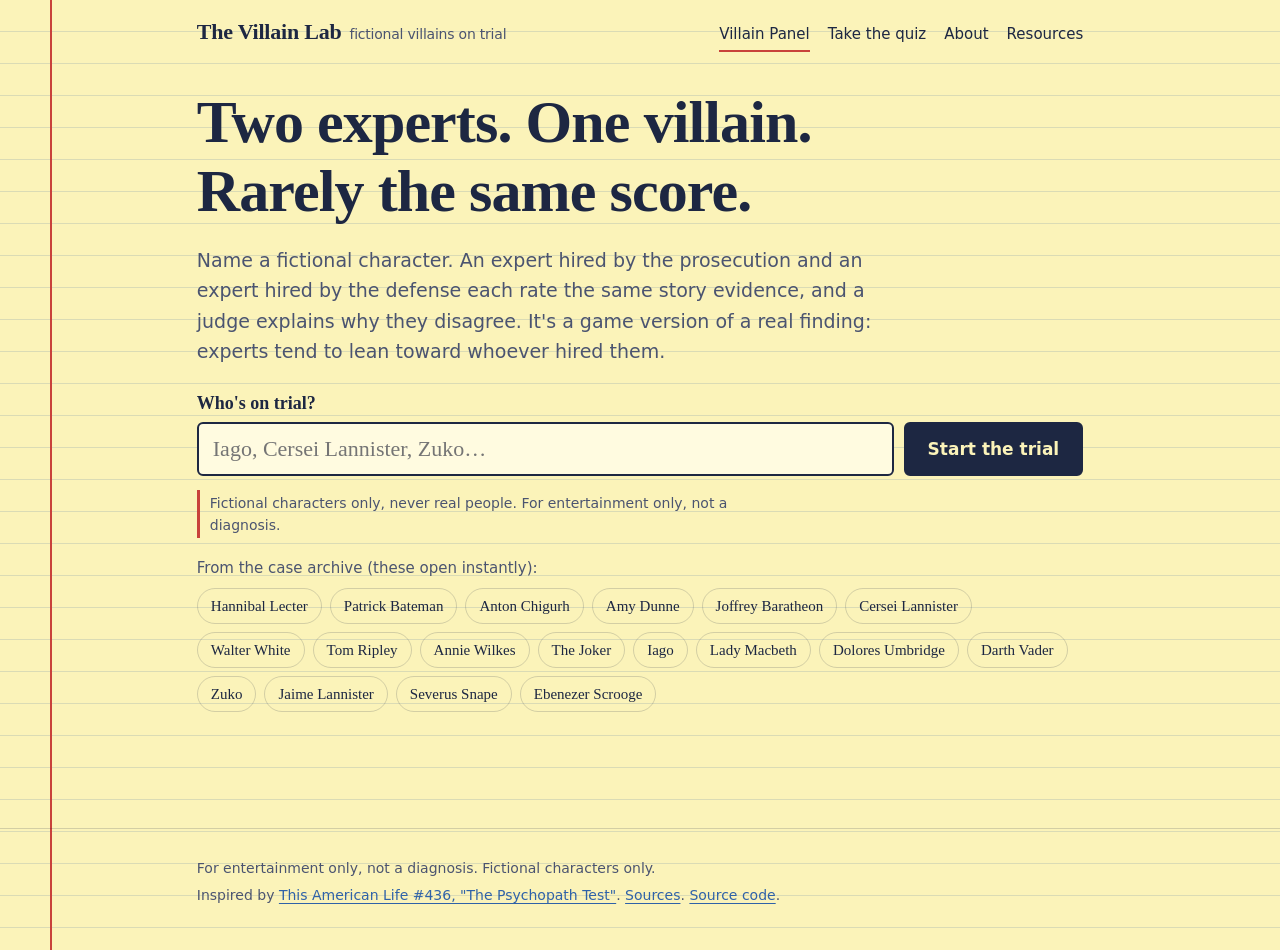
<file: site/index.html>
<!doctype html>
<html lang="en">
<head>
<meta charset="utf-8">
<meta name="viewport" content="width=device-width, initial-scale=1">
<title>The Villain Lab: put a fictional villain on trial</title>
<meta name="description" content="A panel of AI agents argues whether famous fictional villains fit the psychopath profile. Inspired by This American Life #436. For entertainment only.">
<link rel="stylesheet" href="css/style.css">
</head>
<body>
<header class="site-head">
  <div class="wrap">
    <a class="brand" href="index.html">The Villain Lab<small>fictional villains on trial</small></a>
    <nav class="nav" aria-label="Main">
      <a href="index.html" aria-current="page">Villain Panel</a>
      <a href="quiz.html">Take the quiz</a>
      <a href="about.html">About</a>
      <a href="resources.html">Resources</a>
    </nav>
  </div>
</header>

<main class="wrap">
  <h1>Two experts. One villain. Rarely the same score.</h1>
  <p class="lede">Name a fictional character. An expert hired by the prosecution and an expert hired by the defense each rate the same story evidence, and a judge explains why they disagree. It's a game version of a real finding: experts tend to lean toward whoever hired them.</p>

  <form class="trial" id="trial-form" autocomplete="off">
    <label for="character">Who's on trial?</label>
    <div class="trial-row">
      <input type="text" id="character" name="character" list="starter-names" maxlength="60" placeholder="Iago, Cersei Lannister, Zuko…" aria-describedby="trial-help">
      <button class="btn" type="submit" id="trial-btn">Start the trial</button>
    </div>
    <datalist id="starter-names"></datalist>
    <div class="trial-row pw-row" id="pw-row">
      <label class="sr-only" for="password">Class password</label>
      <input type="password" id="password" placeholder="Class password for live panels">
    </div>
    <p class="label-ent" id="trial-help">Fictional characters only, never real people. For entertainment only, not a diagnosis.</p>
  </form>

  <div class="docket">
    <p>From the case archive (these open instantly):</p>
    <ul id="starter-list"></ul>
  </div>

  <p class="status" id="status" role="status" aria-live="polite"></p>
  <article class="case" id="case" hidden></article>
</main>

<footer class="site-foot">
  <div class="wrap">
    <p>For entertainment only, not a diagnosis. Fictional characters only.</p>
    <p>Inspired by <a href="https://www.thisamericanlife.org/436/the-psychopath-test">This American Life #436, "The Psychopath Test"</a>. <a href="resources.html">Sources</a>. <a href="https://github.com/jpc813/VillainLab">Source code</a>.</p>
  </div>
</footer>
<script type="module" src="js/panel.js"></script>
</body>
</html>
</file>
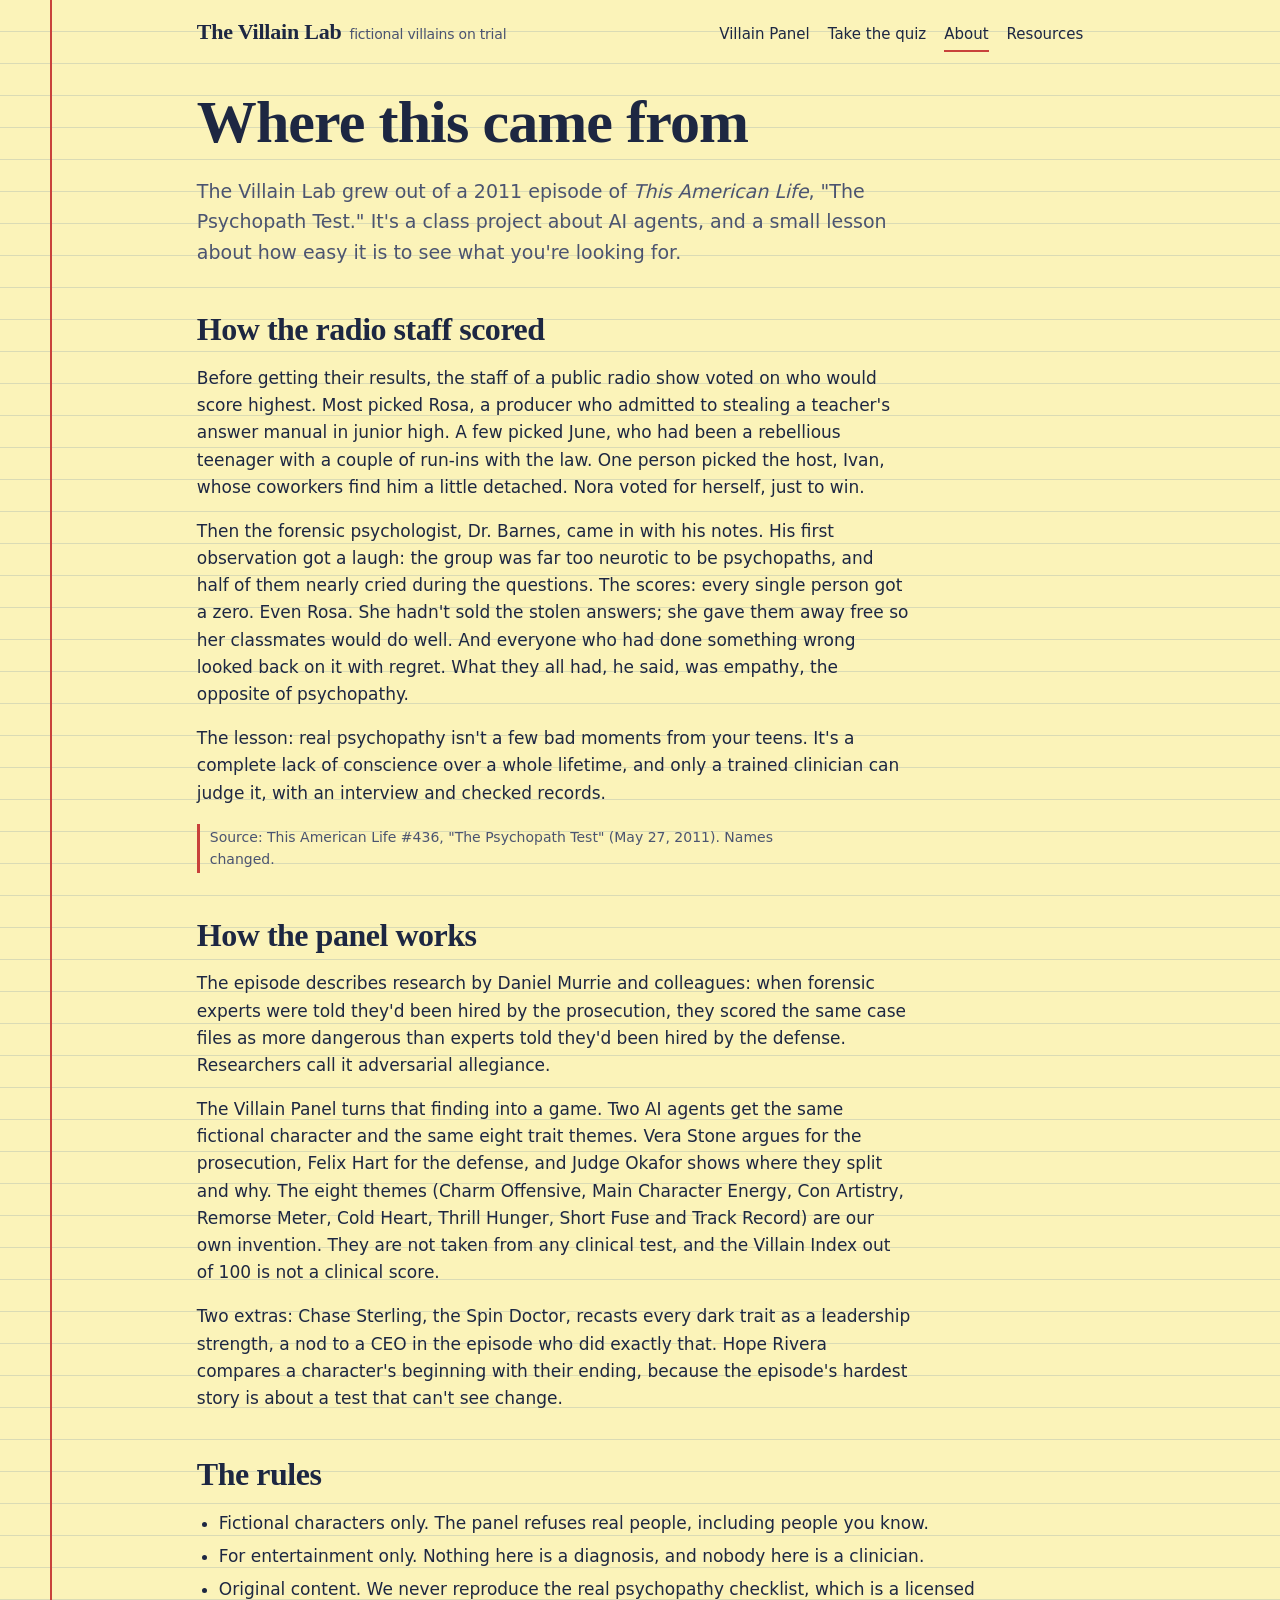
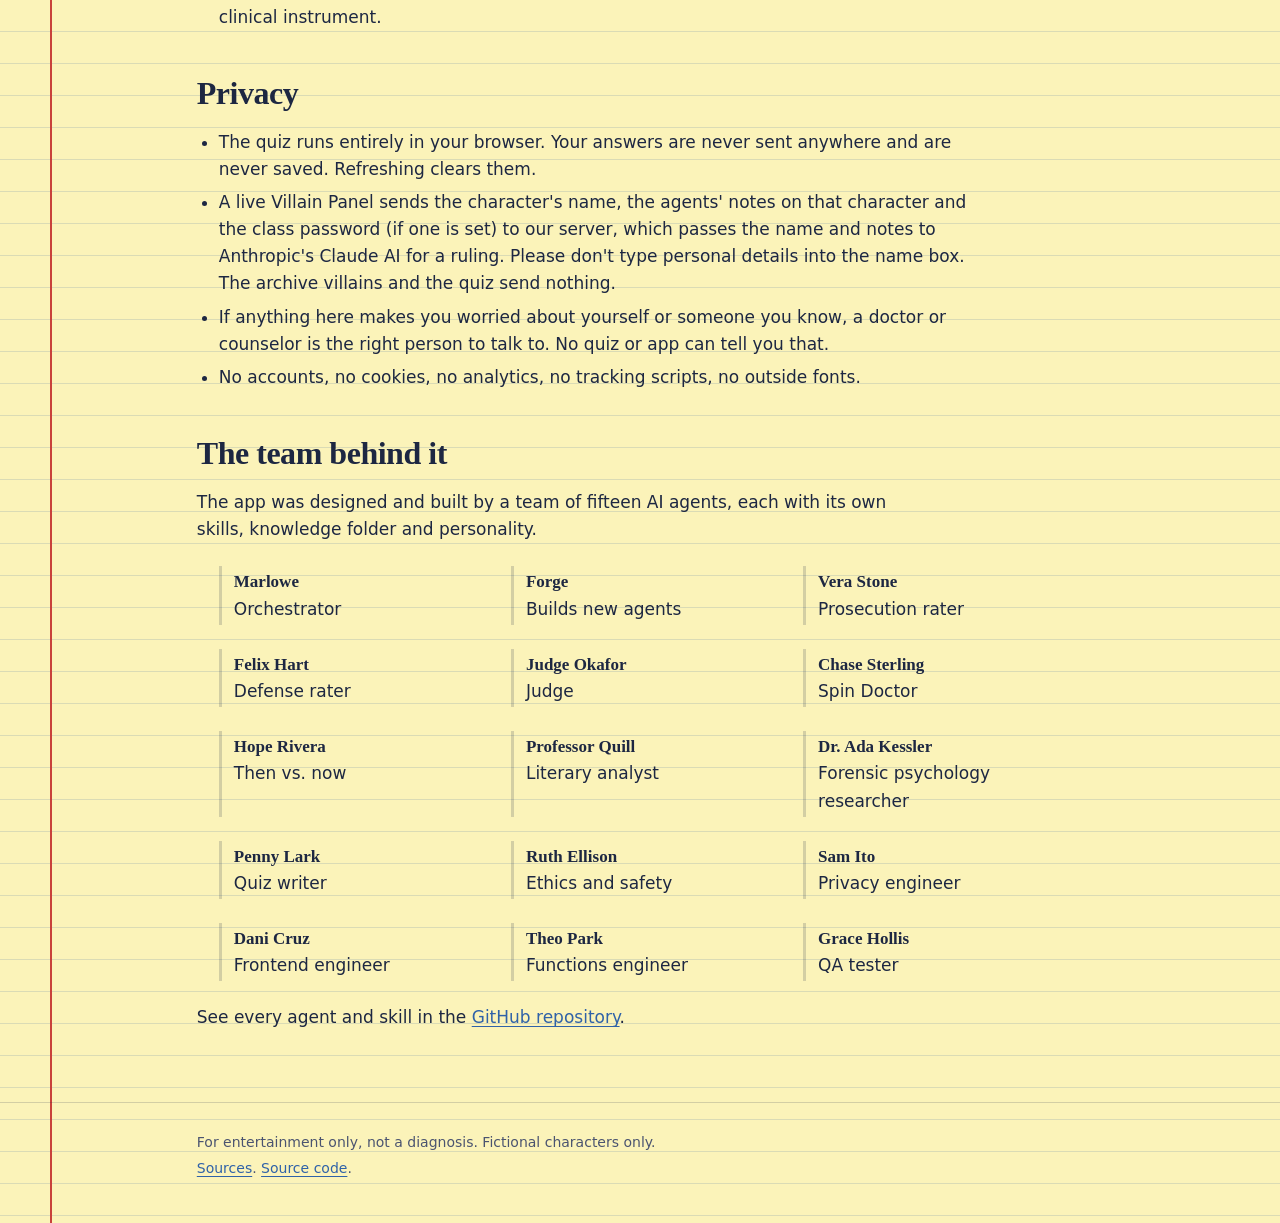
<file: site/about.html>
<!doctype html>
<html lang="en">
<head>
<meta charset="utf-8">
<meta name="viewport" content="width=device-width, initial-scale=1">
<title>About the Villain Lab</title>
<link rel="stylesheet" href="css/style.css">
</head>
<body>
<header class="site-head">
  <div class="wrap">
    <a class="brand" href="index.html">The Villain Lab<small>fictional villains on trial</small></a>
    <nav class="nav" aria-label="Main">
      <a href="index.html">Villain Panel</a>
      <a href="quiz.html">Take the quiz</a>
      <a href="about.html" aria-current="page">About</a>
      <a href="resources.html">Resources</a>
    </nav>
  </div>
</header>

<main class="wrap prose">
  <h1>Where this came from</h1>
  <p class="lede">The Villain Lab grew out of a 2011 episode of <i>This American Life</i>, "The Psychopath Test." It's a class project about AI agents, and a small lesson about how easy it is to see what you're looking for.</p>

  <h2>How the radio staff scored</h2>
  <p>Before getting their results, the staff of a public radio show voted on who would score highest. Most picked Rosa, a producer who admitted to stealing a teacher's answer manual in junior high. A few picked June, who had been a rebellious teenager with a couple of run-ins with the law. One person picked the host, Ivan, whose coworkers find him a little detached. Nora voted for herself, just to win.</p>
  <p>Then the forensic psychologist, Dr. Barnes, came in with his notes. His first observation got a laugh: the group was far too neurotic to be psychopaths, and half of them nearly cried during the questions. The scores: every single person got a zero. Even Rosa. She hadn't sold the stolen answers; she gave them away free so her classmates would do well. And everyone who had done something wrong looked back on it with regret. What they all had, he said, was empathy, the opposite of psychopathy.</p>
  <p>The lesson: real psychopathy isn't a few bad moments from your teens. It's a complete lack of conscience over a whole lifetime, and only a trained clinician can judge it, with an interview and checked records.</p>
  <p class="label-ent">Source: This American Life #436, "The Psychopath Test" (May 27, 2011). Names changed.</p>

  <h2 id="how">How the panel works</h2>
  <p>The episode describes research by Daniel Murrie and colleagues: when forensic experts were told they'd been hired by the prosecution, they scored the same case files as more dangerous than experts told they'd been hired by the defense. Researchers call it adversarial allegiance.</p>
  <p>The Villain Panel turns that finding into a game. Two AI agents get the same fictional character and the same eight trait themes. Vera Stone argues for the prosecution, Felix Hart for the defense, and Judge Okafor shows where they split and why. The eight themes (Charm Offensive, Main Character Energy, Con Artistry, Remorse Meter, Cold Heart, Thrill Hunger, Short Fuse and Track Record) are our own invention. They are not taken from any clinical test, and the Villain Index out of 100 is not a clinical score.</p>
  <p>Two extras: Chase Sterling, the Spin Doctor, recasts every dark trait as a leadership strength, a nod to a CEO in the episode who did exactly that. Hope Rivera compares a character's beginning with their ending, because the episode's hardest story is about a test that can't see change.</p>

  <h2>The rules</h2>
  <ul>
    <li>Fictional characters only. The panel refuses real people, including people you know.</li>
    <li>For entertainment only. Nothing here is a diagnosis, and nobody here is a clinician.</li>
    <li>Original content. We never reproduce the real psychopathy checklist, which is a licensed clinical instrument.</li>
  </ul>

  <h2>Privacy</h2>
  <ul>
    <li>The quiz runs entirely in your browser. Your answers are never sent anywhere and are never saved. Refreshing clears them.</li>
    <li>A live Villain Panel sends the character's name, the agents' notes on that character and the class password (if one is set) to our server, which passes the name and notes to Anthropic's Claude AI for a ruling. Please don't type personal details into the name box. The archive villains and the quiz send nothing.</li>
    <li>If anything here makes you worried about yourself or someone you know, a doctor or counselor is the right person to talk to. No quiz or app can tell you that.</li>
    <li>No accounts, no cookies, no analytics, no tracking scripts, no outside fonts.</li>
  </ul>

  <h2>The team behind it</h2>
  <p>The app was designed and built by a team of fifteen AI agents, each with its own skills, knowledge folder and personality.</p>
  <ul class="team">
    <li><b>Marlowe</b><br>Orchestrator</li>
    <li><b>Forge</b><br>Builds new agents</li>
    <li><b>Vera Stone</b><br>Prosecution rater</li>
    <li><b>Felix Hart</b><br>Defense rater</li>
    <li><b>Judge Okafor</b><br>Judge</li>
    <li><b>Chase Sterling</b><br>Spin Doctor</li>
    <li><b>Hope Rivera</b><br>Then vs. now</li>
    <li><b>Professor Quill</b><br>Literary analyst</li>
    <li><b>Dr. Ada Kessler</b><br>Forensic psychology researcher</li>
    <li><b>Penny Lark</b><br>Quiz writer</li>
    <li><b>Ruth Ellison</b><br>Ethics and safety</li>
    <li><b>Sam Ito</b><br>Privacy engineer</li>
    <li><b>Dani Cruz</b><br>Frontend engineer</li>
    <li><b>Theo Park</b><br>Functions engineer</li>
    <li><b>Grace Hollis</b><br>QA tester</li>
  </ul>
  <p>See every agent and skill in the <a href="https://github.com/jpc813/VillainLab">GitHub repository</a>.</p>
</main>

<footer class="site-foot">
  <div class="wrap">
    <p>For entertainment only, not a diagnosis. Fictional characters only.</p>
    <p><a href="resources.html">Sources</a>. <a href="https://github.com/jpc813/VillainLab">Source code</a>.</p>
  </div>
</footer>
</body>
</html>
</file>
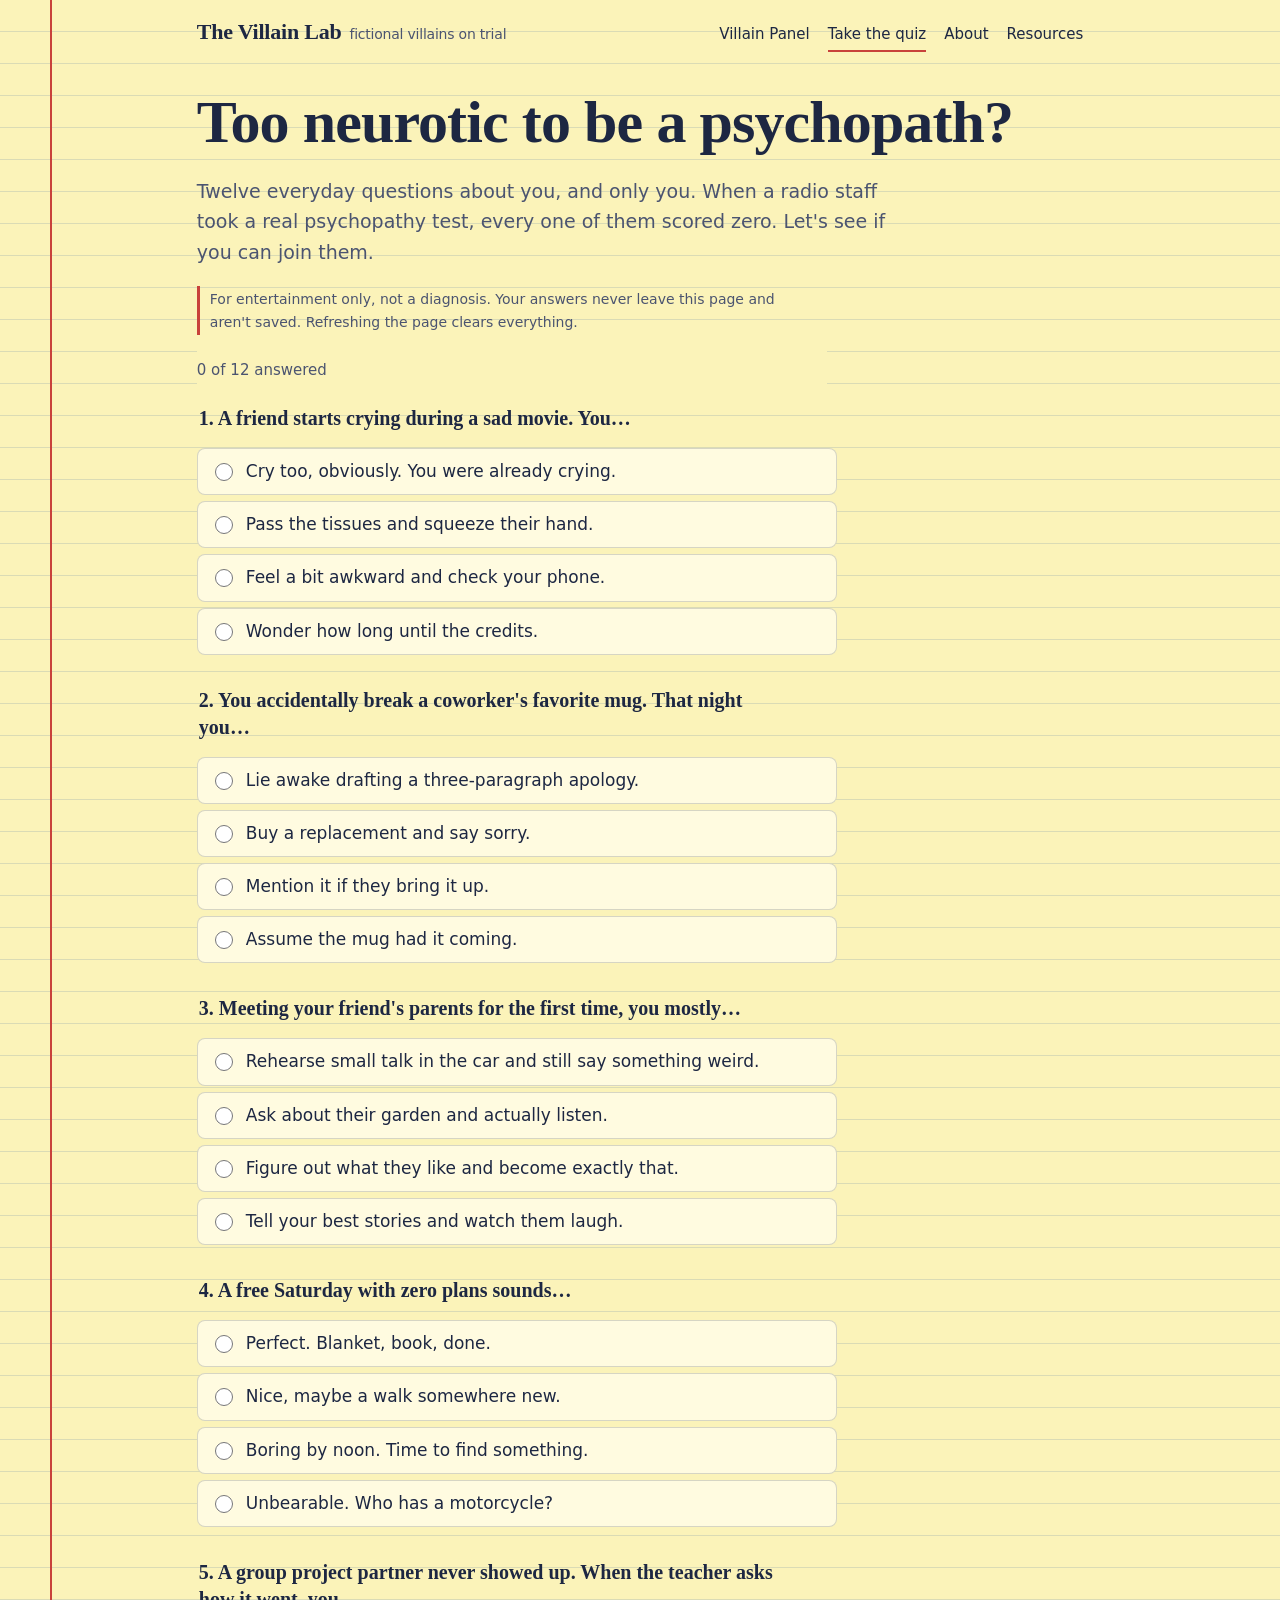
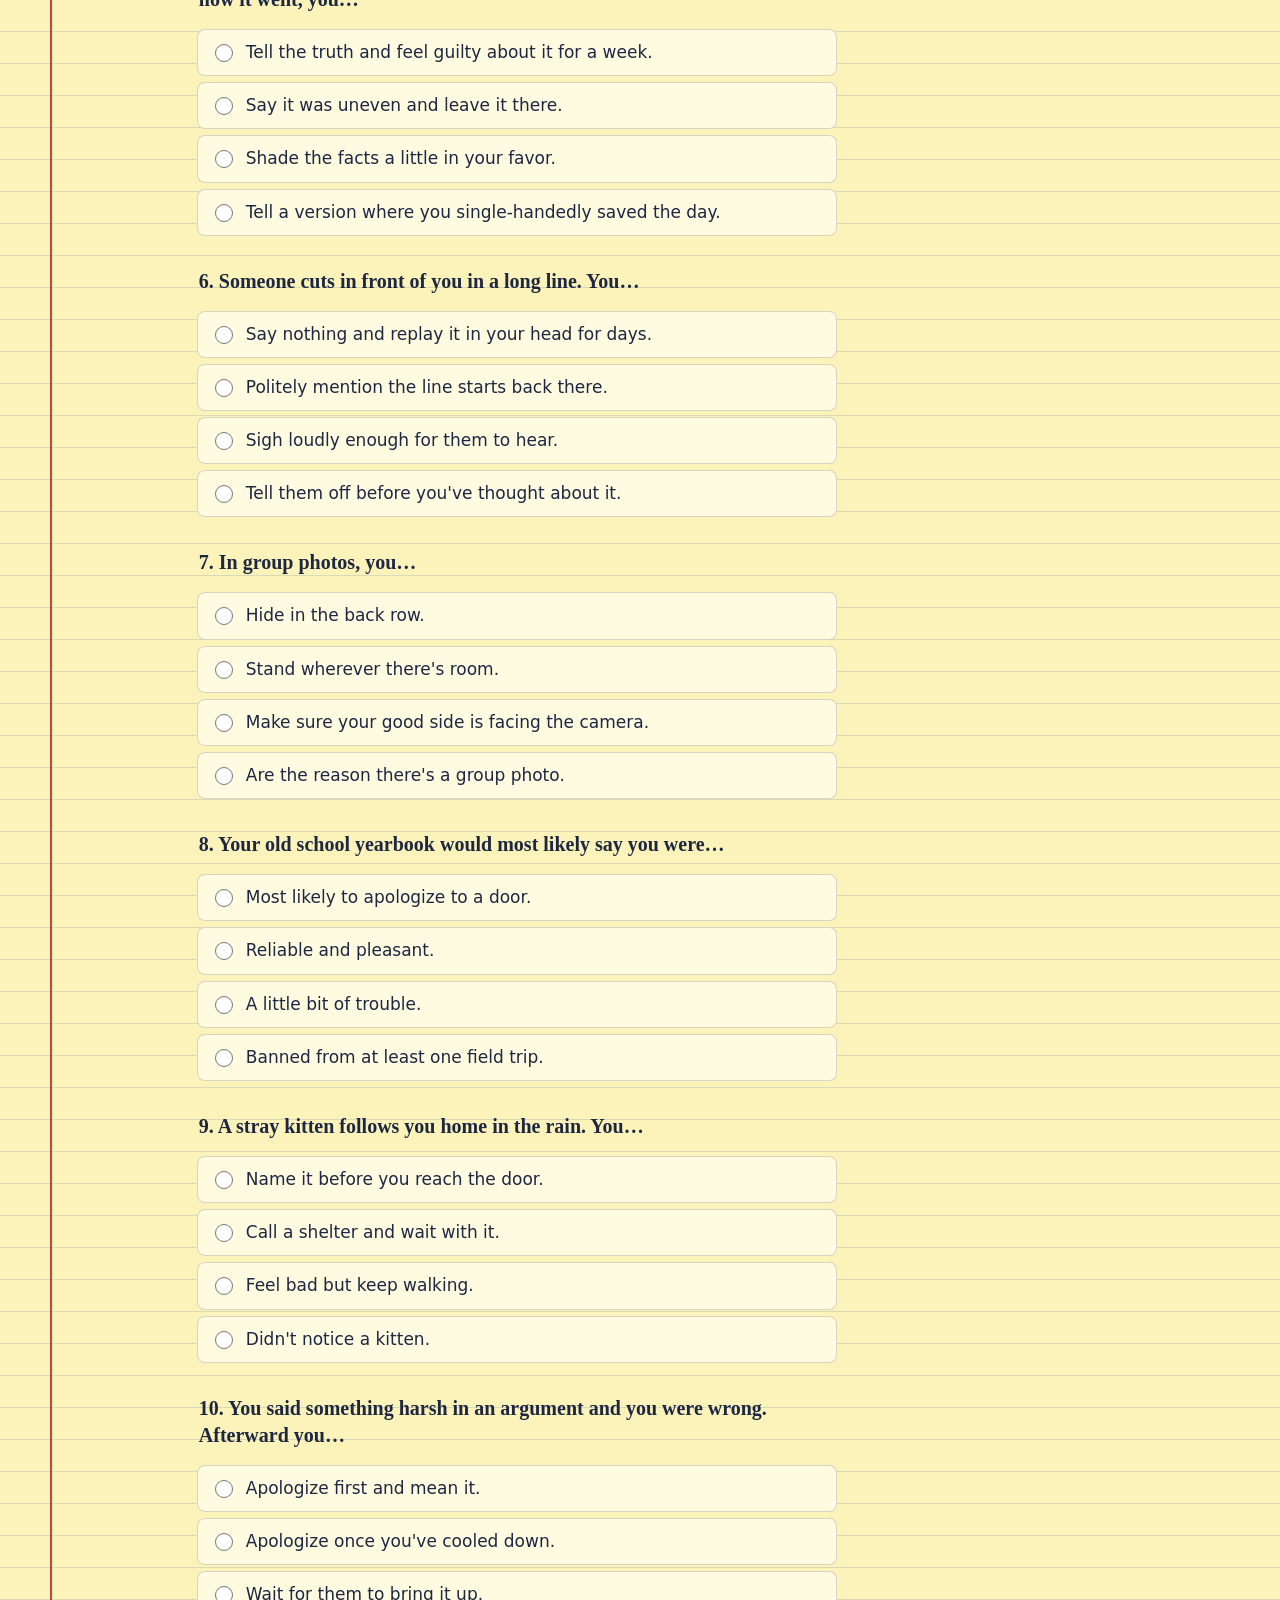
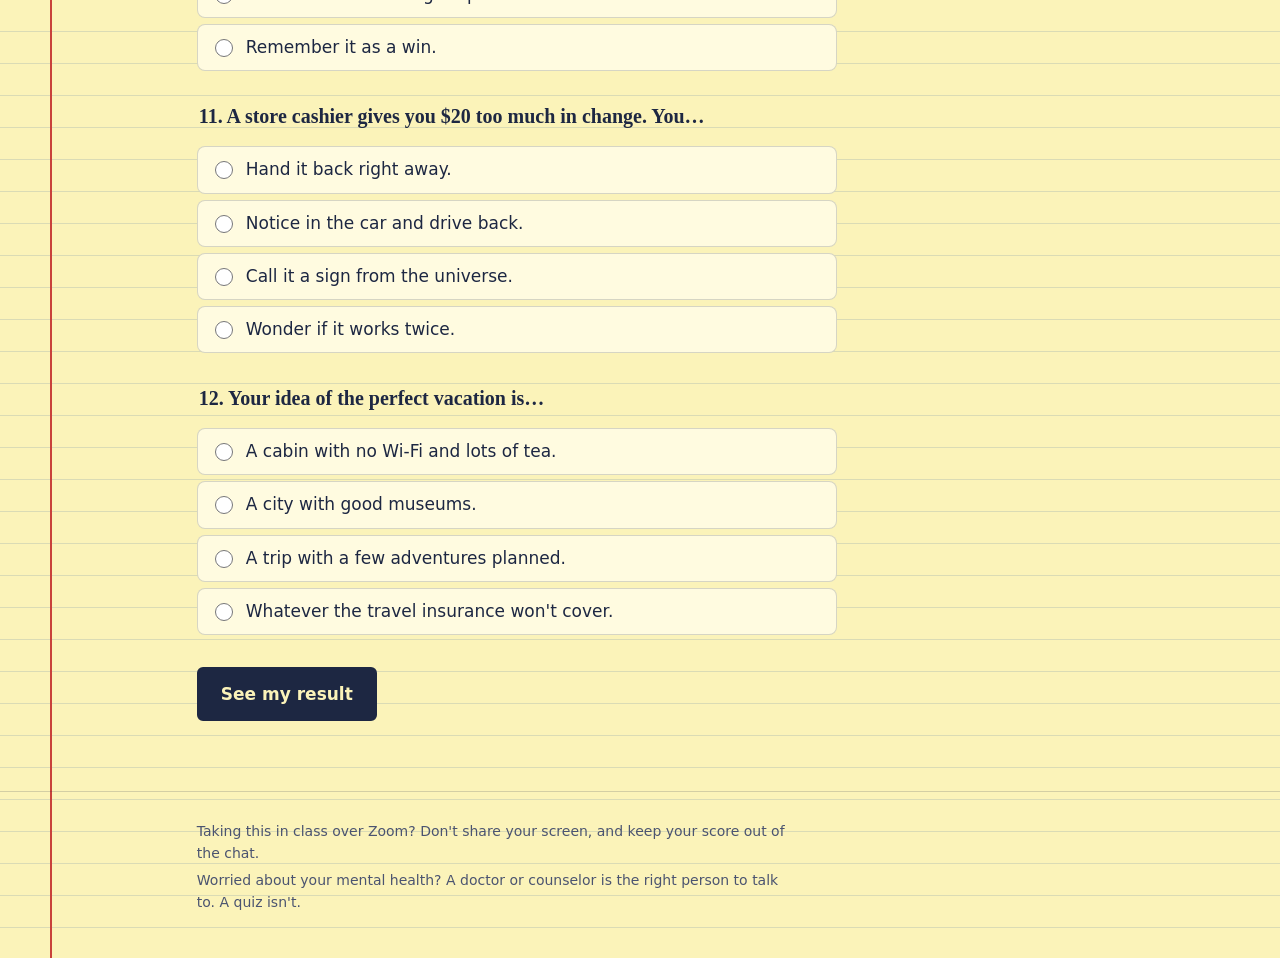
<file: site/quiz.html>
<!doctype html>
<html lang="en">
<head>
<meta charset="utf-8">
<meta name="viewport" content="width=device-width, initial-scale=1">
<title>Too neurotic to be a psychopath? A quiz from the Villain Lab</title>
<meta name="description" content="A private, 12-question quiz for fun. Your answers never leave this page and aren't saved.">
<link rel="stylesheet" href="css/style.css">
</head>
<body>
<header class="site-head">
  <div class="wrap">
    <a class="brand" href="index.html">The Villain Lab<small>fictional villains on trial</small></a>
    <nav class="nav" aria-label="Main">
      <a href="index.html">Villain Panel</a>
      <a href="quiz.html" aria-current="page">Take the quiz</a>
      <a href="about.html">About</a>
      <a href="resources.html">Resources</a>
    </nav>
  </div>
</header>

<main class="wrap">
  <h1>Too neurotic to be a psychopath?</h1>
  <p class="lede">Twelve everyday questions about you, and only you. When a radio staff took a real psychopathy test, every one of them scored zero. Let's see if you can join them.</p>
  <p class="label-ent">For entertainment only, not a diagnosis. Your answers never leave this page and aren't saved. Refreshing the page clears everything.</p>

  <p class="progress" id="progress" aria-live="polite"></p>
  <form class="quiz" id="quiz-form">
    <div class="quiz-actions">
      <button class="btn" type="submit">See my result</button>
    </div>
  </form>

  <section class="result" id="result" hidden aria-live="polite">
    <h2 tabindex="-1"></h2>
    <p class="r-body"></p>
    <p class="r-score"></p>
    <p class="label-ent">For entertainment only, not a diagnosis. Your answers never leave this page and aren't saved.</p>
    <button class="btn ghost" type="button" id="hide-result">Hide my result</button>
  </section>
</main>

<footer class="site-foot">
  <div class="wrap">
    <p>Taking this in class over Zoom? Don't share your screen, and keep your score out of the chat.</p>
    <p>Worried about your mental health? A doctor or counselor is the right person to talk to. A quiz isn't.</p>
  </div>
</footer>
<script src="js/quiz.js"></script>
</body>
</html>
</file>
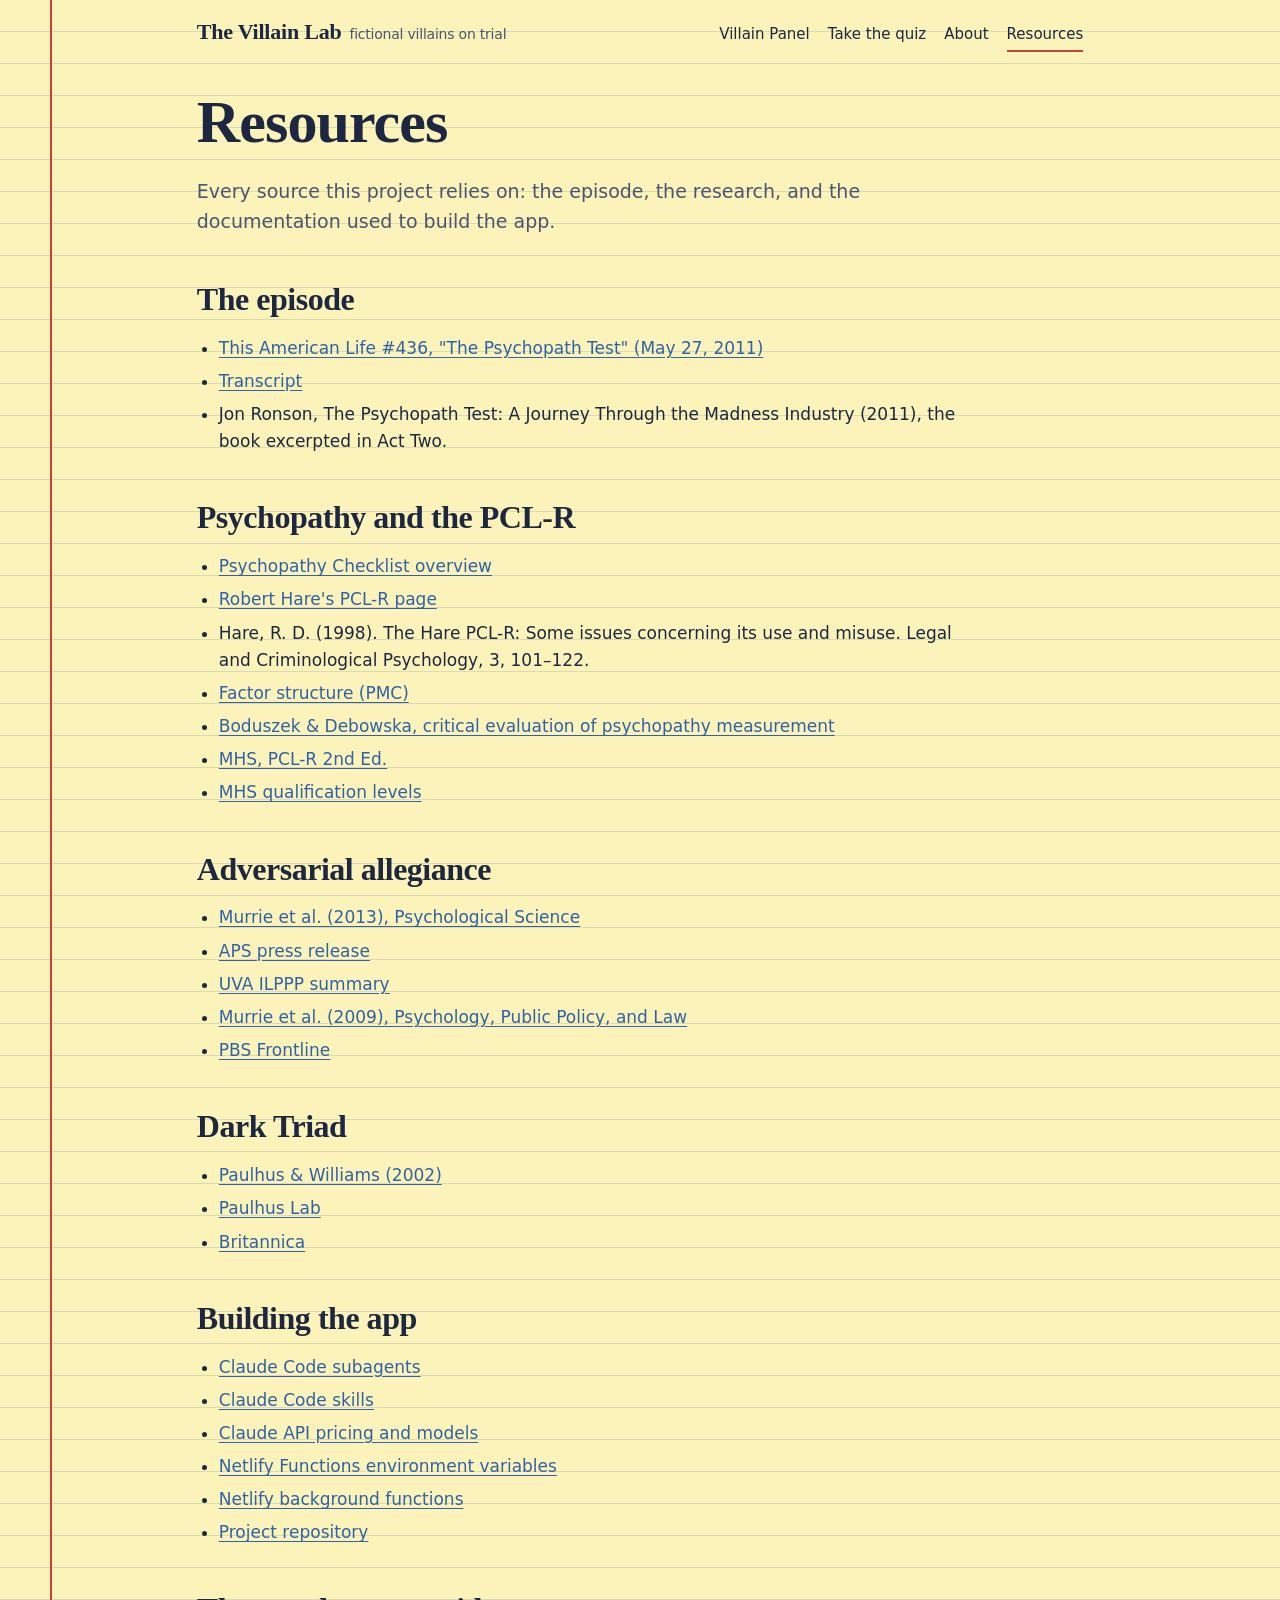
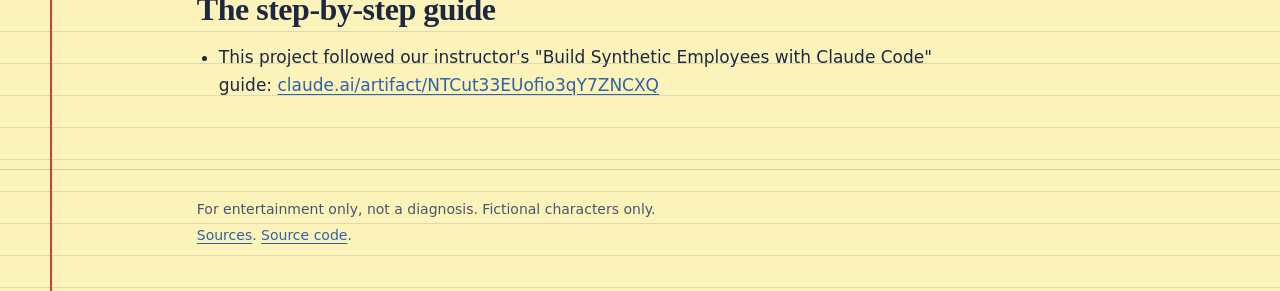
<file: site/resources.html>
<!doctype html>
<html lang="en">
<head>
<meta charset="utf-8">
<meta name="viewport" content="width=device-width, initial-scale=1">
<title>Resources: the Villain Lab</title>
<link rel="stylesheet" href="css/style.css">
</head>
<body>
<header class="site-head">
  <div class="wrap">
    <a class="brand" href="index.html">The Villain Lab<small>fictional villains on trial</small></a>
    <nav class="nav" aria-label="Main">
      <a href="index.html">Villain Panel</a>
      <a href="quiz.html">Take the quiz</a>
      <a href="about.html">About</a>
      <a href="resources.html" aria-current="page">Resources</a>
    </nav>
  </div>
</header>

<main class="wrap prose">
  <h1>Resources</h1>
  <p class="lede">Every source this project relies on: the episode, the research, and the documentation used to build the app.</p>
<h2>The episode</h2>
<ul>
<li><a href="https://www.thisamericanlife.org/436/the-psychopath-test">This American Life #436, &quot;The Psychopath Test&quot; (May 27, 2011)</a></li>
<li><a href="https://www.thisamericanlife.org/436/transcript">Transcript</a></li>
<li>Jon Ronson, The Psychopath Test: A Journey Through the Madness Industry (2011), the book excerpted in Act Two.</li>
</ul>
<h2>Psychopathy and the PCL-R</h2>
<ul>
<li><a href="https://en.wikipedia.org/wiki/Psychopathy_Checklist">Psychopathy Checklist overview</a></li>
<li><a href="https://www.hare.org/scales/pclr.html">Robert Hare&#x27;s PCL-R page</a></li>
<li>Hare, R. D. (1998). The Hare PCL-R: Some issues concerning its use and misuse. Legal and Criminological Psychology, 3, 101–122.</li>
<li><a href="https://pmc.ncbi.nlm.nih.gov/articles/PMC2242629">Factor structure (PMC)</a></li>
<li><a href="https://researchonline.ljmu.ac.uk/id/eprint/4115/">Boduszek &amp; Debowska, critical evaluation of psychopathy measurement</a></li>
<li><a href="https://storefront.mhs.com/collections/pcl-r-2nd-ed">MHS, PCL-R 2nd Ed.</a></li>
<li><a href="https://mhs.com/?p=202">MHS qualification levels</a></li>
</ul>
<h2>Adversarial allegiance</h2>
<ul>
<li><a href="https://www.psychologicalscience.org/journals/psychological-science/0956797613481812/">Murrie et al. (2013), Psychological Science</a></li>
<li><a href="https://www.psychologicalscience.org/news/releases/forensic-experts-may-be-biased-by-the-side-that-retains-them.html">APS press release</a></li>
<li><a href="https://ilppp.virginia.edu/recent-publications/blog-post-title-one-2p2a2">UVA ILPPP summary</a></li>
<li><a href="https://doi.org/10.1037/a0014897">Murrie et al. (2009), Psychology, Public Policy, and Law</a></li>
<li><a href="https://www.pbs.org/wgbh/frontline/article/can-juries-rely-on-forensic-experts">PBS Frontline</a></li>
</ul>
<h2>Dark Triad</h2>
<ul>
<li><a href="https://doi.org/10.1016/S0092-6566(02)00505-6">Paulhus &amp; Williams (2002)</a></li>
<li><a href="https://paulhuslab.psych.ubc.ca/research/dark-personalities/">Paulhus Lab</a></li>
<li><a href="https://www.britannica.com/science/dark-triad">Britannica</a></li>
</ul>
<h2>Building the app</h2>
<ul>
<li><a href="https://code.claude.com/docs/en/sub-agents">Claude Code subagents</a></li>
<li><a href="https://code.claude.com/docs/en/skills">Claude Code skills</a></li>
<li><a href="https://platform.claude.com/docs/en/about-claude/pricing">Claude API pricing and models</a></li>
<li><a href="https://docs.netlify.com/build/functions/environment-variables">Netlify Functions environment variables</a></li>
<li><a href="https://docs.netlify.com/build/functions/background-functions/">Netlify background functions</a></li>
<li><a href="https://github.com/jpc813/VillainLab">Project repository</a></li>
</ul>
<h2>The step-by-step guide</h2>
<ul><li>This project followed our instructor's "Build Synthetic Employees with Claude Code" guide: <a href="https://claude.ai/artifact/NTCut33EUofio3qY7ZNCXQ">claude.ai/artifact/NTCut33EUofio3qY7ZNCXQ</a></li></ul>
</main>

<footer class="site-foot">
  <div class="wrap">
    <p>For entertainment only, not a diagnosis. Fictional characters only.</p>
    <p><a href="resources.html">Sources</a>. <a href="https://github.com/jpc813/VillainLab">Source code</a>.</p>
  </div>
</footer>
</body>
</html>
</file>
<file: site/css/style.css>
/* The Villain Lab: legal-pad theme. System fonts only (privacy: no font CDNs). */
:root {
  color-scheme: light dark;
  --paper: #fbf3b9;          /* canary legal pad */
  --paper-deep: #f3e795;
  --rule: rgba(47, 94, 160, .16);
  --margin: #c8423b;         /* margin line, also prosecution */
  --defense: #2f62a8;
  --ink: #1d2742;            /* judge / text */
  --ink-soft: #4b5470;
  --card: #fffbe0;
  --line: rgba(29, 39, 66, .18);
  --focus: #1d2742;
  --serif: Charter, "Bitstream Charter", "Sitka Text", Cambria, "Iowan Old Style", Georgia, serif;
  --sans: system-ui, -apple-system, "Segoe UI", Roboto, "Helvetica Neue", Arial, sans-serif;
}
@media (prefers-color-scheme: dark) {
  :root {
    --paper: #18203a; --paper-deep: #121a30; --rule: rgba(251, 243, 185, .06);
    --margin: #ef6a5f; --defense: #7fb0f5; --ink: #f6eebd; --ink-soft: #c7c3a3;
    --card: #1f2847; --line: rgba(246, 238, 189, .18); --focus: #f6eebd;
  }
}

* { box-sizing: border-box; }
html { -webkit-text-size-adjust: 100%; }
body {
  margin: 0; color: var(--ink); font: 17px/1.6 var(--sans);
  background-color: var(--paper);
  background-image:
    linear-gradient(90deg, transparent calc(max(16px, 4vw) - 1px), var(--margin) calc(max(16px, 4vw) - 1px), var(--margin) calc(max(16px, 4vw) + 1px), transparent calc(max(16px, 4vw) + 1px)),
    repeating-linear-gradient(180deg, transparent 0 31px, var(--rule) 31px 32px);
  background-attachment: local;
  min-height: 100vh;
}
a { color: var(--defense); text-underline-offset: 3px; }
a:hover { text-decoration-thickness: 2px; }
:focus-visible { outline: 3px solid var(--focus); outline-offset: 3px; border-radius: 3px; }

.wrap { max-width: 1040px; margin: 0 auto; padding: 0 max(28px, 6vw); }

/* header */
.site-head { padding: 18px 0 8px; }
.site-head .wrap { display: flex; flex-wrap: wrap; gap: 8px 24px; align-items: baseline; justify-content: space-between; }
.brand { font: 700 22px/1.2 var(--serif); color: var(--ink); text-decoration: none; letter-spacing: -.01em; }
.brand small { font: 400 14px var(--sans); color: var(--ink-soft); margin-left: 8px; }
.nav { display: flex; flex-wrap: wrap; gap: 4px 18px; font-size: 15px; }
.nav a { color: var(--ink); text-decoration: none; padding: 4px 0; border-bottom: 2px solid transparent; }
.nav a[aria-current="page"], .nav a:hover { border-bottom-color: var(--margin); }

h1, h2, h3 { font-family: var(--serif); line-height: 1.15; letter-spacing: -.015em; text-wrap: balance; }
h1 { font-size: clamp(34px, 6vw, 60px); margin: 28px 0 12px; font-weight: 700; }
h2 { font-size: clamp(24px, 3.2vw, 32px); margin: 44px 0 10px; }
h3 { font-size: 20px; margin: 22px 0 6px; }
p { max-width: 66ch; }
.lede { font-size: 19px; color: var(--ink-soft); max-width: 58ch; }

.label-ent { font-size: 14px; color: var(--ink-soft); border-left: 3px solid var(--margin); padding: 2px 0 2px 10px; margin: 14px 0; max-width: 66ch; }

/* trial form */
.trial { margin: 26px 0 8px; }
.trial label { display: block; font: 600 18px var(--serif); margin-bottom: 8px; }
.trial-row { display: flex; gap: 10px; flex-wrap: wrap; }
.trial input[type="text"], .trial input[type="password"] {
  flex: 1 1 280px; font: 22px var(--serif); color: var(--ink); background: var(--card);
  border: 2px solid var(--ink); border-radius: 6px; padding: 12px 14px; min-height: 54px;
}
.btn {
  font: 600 17px var(--sans); color: var(--paper); background: var(--ink); border: 2px solid var(--ink);
  border-radius: 6px; padding: 12px 22px; min-height: 54px; cursor: pointer;
}
.btn.ghost { background: transparent; color: var(--ink); min-height: 44px; padding: 8px 16px; font-size: 15px; }
.btn:disabled { opacity: .55; cursor: progress; }
.pw-row { margin-top: 12px; display: none; }
.pw-row.show { display: flex; }

.docket { margin: 18px 0 0; }
.docket p { margin: 0 0 8px; font-size: 15px; color: var(--ink-soft); }
.docket ul { list-style: none; margin: 0; padding: 0; display: flex; flex-wrap: wrap; gap: 8px; }
.docket button {
  font: 15px var(--serif); color: var(--ink); background: transparent; border: 1px solid var(--line);
  border-radius: 999px; padding: 6px 13px; cursor: pointer; min-height: 36px;
}
.docket button:hover { border-color: var(--ink); background: var(--card); }

.status { min-height: 28px; margin: 18px 0 0; font-size: 16px; }
.status.error { color: #a8322b; font-weight: 600; }
@media (prefers-color-scheme: dark) { .status.error { color: var(--margin); } }
.case-title, .status, .wrap { overflow-wrap: anywhere; }

/* verdict */
.case { margin-top: 18px; }
.case[hidden] { display: none; }
.case-title { font-size: clamp(30px, 5vw, 48px); margin: 8px 0 2px; }
.case-version { color: var(--ink-soft); margin: 0 0 18px; }

.gap-headline {
  font: 700 clamp(22px, 3.4vw, 34px)/1.2 var(--serif); margin: 6px 0 22px; max-width: 30ch;
}
.gap-headline .p { color: var(--margin); }
.gap-headline .d { color: var(--defense); }

.scoreline { display: flex; flex-wrap: wrap; gap: 12px 34px; margin: 0 0 22px; }
.score { min-width: 140px; }
.score b { display: block; font: 700 40px/1 var(--serif); }
.score span { font-size: 14px; color: var(--ink-soft); }
.score.p b { color: var(--margin); }
.score.d b { color: var(--defense); }

/* the gap chart: the memorable element */
.chart { background: var(--card); border: 1px solid var(--line); border-radius: 10px; padding: 18px 20px 10px; }
.legend { display: flex; flex-wrap: wrap; gap: 6px 18px; font-size: 14px; color: var(--ink-soft); margin: 0 0 12px; }
.legend i { display: inline-block; width: 22px; height: 8px; border-radius: 4px; vertical-align: middle; margin-right: 6px; }
.legend .lp { background: var(--margin); } .legend .ld { background: var(--defense); }
.legend .lj { width: 3px; height: 16px; background: var(--ink); border-radius: 0; }
.theme { display: grid; grid-template-columns: 190px 1fr 74px; gap: 4px 14px; align-items: center; padding: 9px 0; border-top: 1px dashed var(--line); }
.theme:first-of-type { border-top: 0; }
.theme-name { font: 600 16px var(--serif); }
.bars { position: relative; display: grid; gap: 4px; padding: 2px 0; }
.bar { height: 10px; border-radius: 5px; background: var(--paper-deep); position: relative; overflow: hidden; }
.bar > span { position: absolute; inset: 0 auto 0 0; border-radius: 5px; transition: width .7s cubic-bezier(.2,.7,.2,1); }
.bar.p > span { background: var(--margin); } .bar.d > span { background: var(--defense); }
.judge-mark { position: absolute; top: -3px; bottom: -3px; width: 3px; background: var(--ink); border-radius: 2px; transform: translateX(-1px); transition: left .7s cubic-bezier(.2,.7,.2,1); }
.nums { font-size: 14px; text-align: right; font-variant-numeric: tabular-nums; color: var(--ink-soft); }
.nums .p { color: var(--margin); font-weight: 700; } .nums .d { color: var(--defense); font-weight: 700; }
.theme.big-gap .theme-name::after { content: " (biggest split)"; font: 400 13px var(--sans); color: var(--ink-soft); }

.ruling { margin-top: 26px; display: grid; grid-template-columns: minmax(0, 1.4fr) minmax(0, 1fr); gap: 28px; }
.ruling h3 { margin-top: 0; }
.verdict { font: 19px/1.55 var(--serif); }
.triad { list-style: none; padding: 0; margin: 10px 0 0; display: grid; gap: 8px; }
.triad li { display: flex; justify-content: space-between; gap: 10px; border-bottom: 1px solid var(--line); padding: 4px 0; }
.triad b { font-weight: 600; }
.gaps { padding-left: 20px; } .gaps li { margin: 8px 0; max-width: 66ch; }

.sides { margin-top: 26px; display: grid; grid-template-columns: 1fr 1fr; gap: 20px; }
.side { border-top: 4px solid var(--margin); padding-top: 10px; }
.side.d { border-top-color: var(--defense); }
.side h3 { margin-top: 4px; }
.side q { font: italic 18px/1.5 var(--serif); quotes: "\201C" "\201D"; display: block; margin: 0 0 10px; }
.side dl { margin: 0; } .side dt { font-weight: 600; margin-top: 8px; } .side dd { margin: 2px 0 0; color: var(--ink-soft); }

.extras { margin-top: 30px; display: flex; flex-wrap: wrap; gap: 10px; }
.extra-out { margin-top: 16px; }
.extra-out[hidden] { display: none; }
.memo { background: var(--card); border: 1px solid var(--line); border-radius: 10px; padding: 16px 20px; }
.memo h3 { margin-top: 0; }
.memo ul { padding-left: 20px; }
.spoiler { background: var(--paper-deep); border-radius: 8px; padding: 12px 16px; margin-bottom: 10px; }
.tvn { display: grid; grid-template-columns: 1fr 1fr; gap: 14px; margin: 10px 0; }
.tvn div { border: 1px solid var(--line); border-radius: 8px; padding: 10px 14px; }
.tvn b { font: 700 34px/1 var(--serif); display: block; }

/* quiz */
.quiz fieldset { border: 0; padding: 0; margin: 0 0 26px; }
.quiz legend { font: 600 20px/1.35 var(--serif); margin-bottom: 10px; max-width: 60ch; }
.quiz .opt { display: flex; gap: 10px; align-items: flex-start; padding: 9px 12px; border: 1px solid var(--line); border-radius: 8px; margin: 6px 0; background: var(--card); cursor: pointer; max-width: 640px; }
.quiz .opt:has(input:checked) { border-color: var(--ink); box-shadow: inset 4px 0 0 var(--ink); }
.quiz input[type="radio"] { margin-top: 5px; accent-color: var(--ink); width: 18px; height: 18px; }
.progress { position: sticky; top: 0; background: var(--paper); padding: 8px 0; font-size: 15px; color: var(--ink-soft); z-index: 2; }
.result { background: var(--card); border: 2px solid var(--ink); border-radius: 12px; padding: 22px 24px; margin: 20px 0; }
.result[hidden] { display: none; }
.result h2 { margin-top: 0; }

/* about/resources */
.prose ul { padding-left: 22px; } .prose li { margin: 6px 0; max-width: 70ch; }
.team { display: grid; grid-template-columns: repeat(auto-fill, minmax(230px, 1fr)); gap: 12px; padding: 0; list-style: none; }
.team li { border-left: 3px solid var(--line); padding: 2px 0 2px 12px; }
.team b { font-family: var(--serif); }

.site-foot { margin-top: 70px; padding: 24px 0 40px; border-top: 1px solid var(--line); font-size: 14px; color: var(--ink-soft); }
.site-foot p { margin: 4px 0; }

.sr-only { position: absolute; width: 1px; height: 1px; overflow: hidden; clip: rect(0 0 0 0); white-space: nowrap; }

@media (max-width: 760px) {
  .theme { grid-template-columns: 1fr 64px; }
  .theme .bars { grid-column: 1 / -1; grid-row: 2; }
  .ruling, .sides, .tvn { grid-template-columns: 1fr; }
}
@media (prefers-reduced-motion: reduce) {
  .bar > span, .judge-mark { transition: none; }
}
</file>
